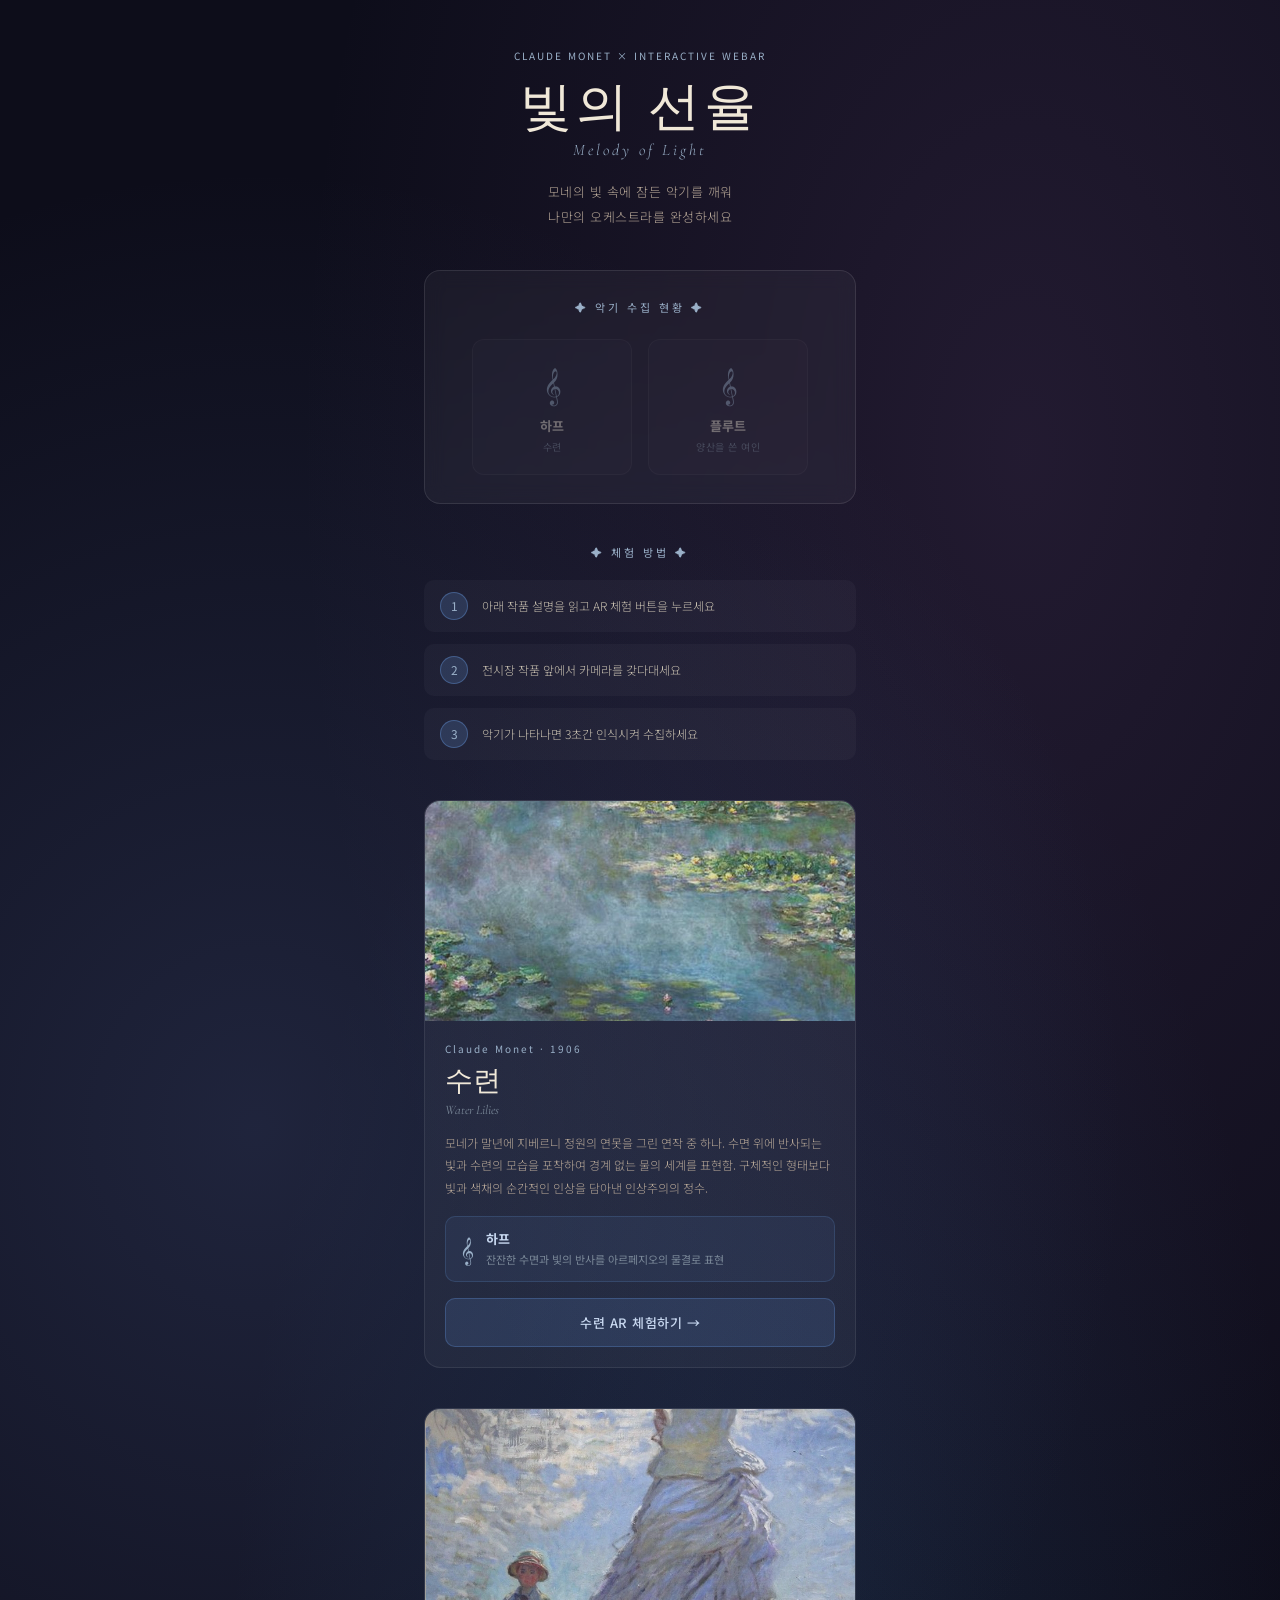
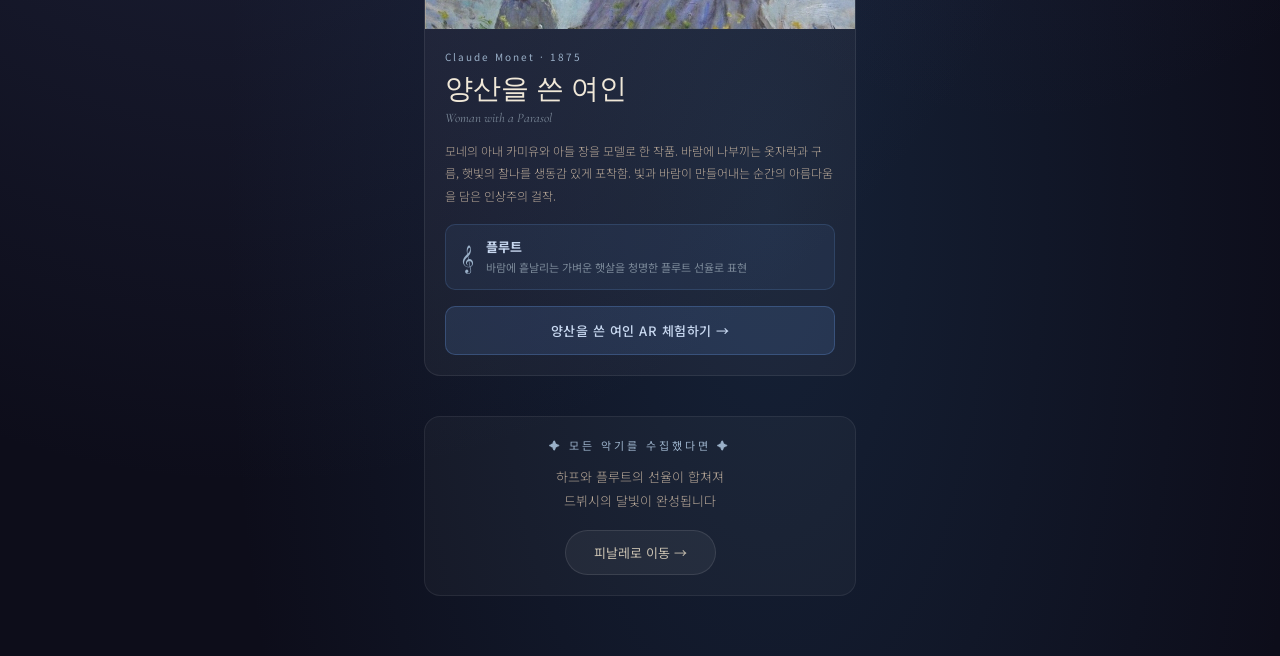
<file: index.html>
<!DOCTYPE html>
<html lang="ko">
<head>
  <meta charset="UTF-8">
  <meta name="viewport" content="width=device-width, initial-scale=1.0">
  <title>빛의 선율 - Melody of Light</title>
  <link rel="stylesheet" href="css/style.css">
</head>
<body class="main-page">

  <div class="main-container">

    <!-- 헤더 -->
    <div class="header">
      <p class="tag">Claude Monet × Interactive webAR</p>
      <h1 class="title">빛의 선율</h1>
      <p class="subtitle">Melody of Light</p>
      <p class="desc">모네의 빛 속에 잠든 악기를 깨워<br>나만의 오케스트라를 완성하세요</p>
    </div>

    <!-- 수집 현황 -->
    <div class="collection-board">
      <p class="board-label">✦ 악기 수집 현황 ✦</p>
      <div class="instruments">
        <div class="instrument-slot empty" id="slot-harp">
          <div class="slot-icon">𝄞</div>
          <p class="slot-name">하프</p>
          <p class="slot-work">수련</p>
        </div>
        <div class="instrument-slot empty" id="slot-flute">
          <div class="slot-icon">𝄞</div>
          <p class="slot-name">플루트</p>
          <p class="slot-work">양산을 쓴 여인</p>
        </div>
      </div>
    </div>

    <!-- 체험 방법 -->
    <div class="guide">
      <p class="guide-title">✦ 체험 방법 ✦</p>
      <div class="guide-steps">
        <div class="guide-step">
          <span class="step-num">1</span>
          <span class="step-text">아래 작품 설명을 읽고 AR 체험 버튼을 누르세요</span>
        </div>
        <div class="guide-step">
          <span class="step-num">2</span>
          <span class="step-text">전시장 작품 앞에서 카메라를 갖다대세요</span>
        </div>
        <div class="guide-step">
          <span class="step-num">3</span>
          <span class="step-text">악기가 나타나면 3초간 인식시켜 수집하세요</span>
        </div>
      </div>
    </div>

    <!-- 작품 1: 수련 -->
    <div class="artwork-card">
      <div class="artwork-number">01</div>
      <img src="assets/images/suryeon.jpg" alt="수련" class="artwork-image">
      <div class="artwork-content">
        <p class="artwork-year">Claude Monet · 1906</p>
        <h2 class="artwork-name">수련</h2>
        <p class="artwork-name-en">Water Lilies</p>
        <p class="artwork-desc">
          모네가 말년에 지베르니 정원의 연못을 그린 연작 중 하나. 수면 위에 반사되는 빛과 수련의 모습을 포착하여 경계 없는 물의 세계를 표현함. 구체적인 형태보다 빛과 색채의 순간적인 인상을 담아낸 인상주의의 정수.
        </p>
        <div class="artwork-instrument">
          <div class="instrument-badge">
            <span class="badge-icon">𝄞</span>
            <div>
              <p class="badge-name">하프</p>
              <p class="badge-reason">잔잔한 수면과 빛의 반사를 아르페지오의 물결로 표현</p>
            </div>
          </div>
        </div>
        <a href="suryeon.html" class="artwork-btn">
          수련 AR 체험하기 →
        </a>
      </div>
    </div>

    <!-- 작품 2: 양산을 쓴 여인 -->
    <div class="artwork-card">
      <div class="artwork-number">02</div>
      <img src="assets/images/yangsan.jpg" alt="양산을 쓴 여인" class="artwork-image">
      <div class="artwork-content">
        <p class="artwork-year">Claude Monet · 1875</p>
        <h2 class="artwork-name">양산을 쓴 여인</h2>
        <p class="artwork-name-en">Woman with a Parasol</p>
        <p class="artwork-desc">
          모네의 아내 카미유와 아들 장을 모델로 한 작품. 바람에 나부끼는 옷자락과 구름, 햇빛의 찰나를 생동감 있게 포착함. 빛과 바람이 만들어내는 순간의 아름다움을 담은 인상주의 걸작.
        </p>
        <div class="artwork-instrument">
          <div class="instrument-badge">
            <span class="badge-icon">𝄞</span>
            <div>
              <p class="badge-name">플루트</p>
              <p class="badge-reason">바람에 흩날리는 가벼운 햇살을 청명한 플루트 선율로 표현</p>
            </div>
          </div>
        </div>
        <a href="yangsan.html" class="artwork-btn">
          양산을 쓴 여인 AR 체험하기 →
        </a>
      </div>
    </div>

    <!-- 피날레 -->
    <div class="finale-section">
      <p class="finale-label">✦ 모든 악기를 수집했다면 ✦</p>
      <p class="finale-desc">하프와 플루트의 선율이 합쳐져<br>드뷔시의 달빛이 완성됩니다</p>
      <a href="finale.html" class="finale-link">피날레로 이동 →</a>
    </div>

  </div>

  <script>
    const collected = JSON.parse(localStorage.getItem('collected') || '{}');
    if (collected.harp) {
      const slot = document.getElementById('slot-harp');
      slot.classList.remove('empty');
      slot.classList.add('collected');
    }
    if (collected.flute) {
      const slot = document.getElementById('slot-flute');
      slot.classList.remove('empty');
      slot.classList.add('collected');
    }
  </script>

</body>
</html>
</file>
<file: css/style.css>
/* ── 전체 기본 ── */
@import url('https://fonts.googleapis.com/css2?family=Noto+Sans+KR:wght@300;400;700&family=Cormorant+Garamond:ital,wght@0,300;0,600;1,300&display=swap');

* {
  margin: 0;
  padding: 0;
  box-sizing: border-box;
}

body {
  font-family: 'Noto Sans KR', sans-serif;
  background-color: #0d0d1a;
  color: #e8e0d0;
  min-height: 100vh;
}

/* ── 메인 페이지 배경 ── */
.main-page {
  background:
    radial-gradient(ellipse at 20% 50%, rgba(74, 90, 140, 0.3) 0%, transparent 60%),
    radial-gradient(ellipse at 80% 20%, rgba(120, 80, 140, 0.2) 0%, transparent 50%),
    radial-gradient(ellipse at 60% 80%, rgba(40, 80, 120, 0.3) 0%, transparent 50%),
    #0d0d1a;
}

.main-container {
  max-width: 480px;
  margin: 0 auto;
  padding: 48px 24px 60px;
  display: flex;
  flex-direction: column;
  gap: 40px;
}

/* ── 헤더 ── */
.header {
  text-align: center;
}

.tag {
  font-size: 10px;
  letter-spacing: 2px;
  color: #9ab0c8;
  margin-bottom: 16px;
  text-transform: uppercase;
}

.title {
  font-family: 'Cormorant Garamond', serif;
  font-size: 52px;
  font-weight: 300;
  color: #f0e8d8;
  letter-spacing: 4px;
  line-height: 1.1;
  margin-bottom: 4px;
}

.subtitle {
  font-family: 'Cormorant Garamond', serif;
  font-size: 16px;
  font-weight: 300;
  font-style: italic;
  color: #9ab0c8;
  letter-spacing: 3px;
  margin-bottom: 20px;
}

.desc {
  font-size: 13px;
  font-weight: 300;
  color: #b8a898;
  line-height: 1.9;
  letter-spacing: 0.5px;
}

/* ── 수집 현황 보드 ── */
.collection-board {
  background: rgba(255, 255, 255, 0.04);
  border: 1px solid rgba(255, 255, 255, 0.1);
  border-radius: 16px;
  padding: 28px 20px;
  backdrop-filter: blur(10px);
}

.board-label {
  text-align: center;
  font-size: 11px;
  letter-spacing: 3px;
  color: #9ab0c8;
  margin-bottom: 24px;
}

.instruments {
  display: flex;
  gap: 16px;
  justify-content: center;
}

.instrument-slot {
  flex: 1;
  max-width: 160px;
  background: rgba(255, 255, 255, 0.03);
  border: 1px solid rgba(255, 255, 255, 0.08);
  border-radius: 12px;
  padding: 20px 12px;
  text-align: center;
  transition: all 0.4s ease;
}

.instrument-slot.empty {
  opacity: 0.4;
}

.instrument-slot.collected {
  opacity: 1;
  border-color: rgba(160, 200, 255, 0.4);
  background: rgba(100, 150, 220, 0.1);
  box-shadow: 0 0 20px rgba(100, 150, 220, 0.15);
}

.slot-icon {
  font-size: 32px;
  margin-bottom: 10px;
  color: #9ab0c8;
}

.slot-name {
  font-size: 13px;
  font-weight: 700;
  color: #e8e0d0;
  margin-bottom: 4px;
}

.slot-work {
  font-size: 10px;
  color: #7a8898;
  letter-spacing: 0.5px;
}

/* ── 체험 안내 ── */
.guide {
  text-align: center;
}

.guide-title {
  font-size: 11px;
  letter-spacing: 3px;
  color: #9ab0c8;
  margin-bottom: 20px;
}

.guide-steps {
  display: flex;
  flex-direction: column;
  gap: 12px;
}

.guide-step {
  display: flex;
  align-items: center;
  gap: 14px;
  background: rgba(255, 255, 255, 0.03);
  border-radius: 10px;
  padding: 12px 16px;
  text-align: left;
}

.step-num {
  width: 28px;
  height: 28px;
  border-radius: 50%;
  background: rgba(100, 150, 220, 0.2);
  border: 1px solid rgba(100, 150, 220, 0.4);
  color: #9ab0c8;
  font-size: 12px;
  display: flex;
  align-items: center;
  justify-content: center;
  flex-shrink: 0;
}

.step-text {
  font-size: 12px;
  font-weight: 300;
  color: #c8c0b0;
  line-height: 1.5;
}

/* ── 작품 바로가기 버튼 ── */
.artwork-links {
  display: flex;
  flex-direction: column;
  gap: 12px;
}

.artwork-btn {
  display: flex;
  align-items: center;
  gap: 12px;
  padding: 16px 20px;
  background: rgba(255, 255, 255, 0.04);
  border: 1px solid rgba(255, 255, 255, 0.1);
  border-radius: 12px;
  text-decoration: none;
  color: #e8e0d0;
  transition: all 0.3s ease;
}

.artwork-btn:hover {
  background: rgba(100, 150, 220, 0.1);
  border-color: rgba(100, 150, 220, 0.3);
  transform: translateY(-2px);
}

.btn-icon {
  font-size: 20px;
}

.btn-text {
  font-size: 13px;
  font-weight: 300;
  letter-spacing: 0.5px;
}
/* ── AR 페이지 ── */
.ar-page {
  background: #000;
  overflow: hidden;
}

.ar-overlay {
  position: fixed;
  top: 0;
  left: 0;
  width: 100%;
  height: 100%;
  pointer-events: none;
  z-index: 999;
}

/* 상단 바 */
.ar-top-bar {
  position: absolute;
  top: 0;
  left: 0;
  right: 0;
  padding: 16px 20px;
  display: flex;
  align-items: center;
  justify-content: space-between;
  background: linear-gradient(to bottom, rgba(0,0,0,0.6), transparent);
  pointer-events: all;
}

.back-btn {
  color: #e8e0d0;
  text-decoration: none;
  font-size: 20px;
  width: 36px;
  height: 36px;
  display: flex;
  align-items: center;
  justify-content: center;
  background: rgba(255,255,255,0.1);
  border-radius: 50%;
  backdrop-filter: blur(4px);
}

.collect-status {
  display: flex;
  gap: 10px;
}

.collect-dot {
  font-size: 18px;
  color: #555;
  transition: all 0.4s ease;
}

/* 하단 작품 정보 */
.artwork-info {
  position: absolute;
  bottom: 40px;
  left: 0;
  right: 0;
  text-align: center;
  padding: 0 24px;
  pointer-events: none;
}

.artwork-tag {
  font-size: 10px;
  letter-spacing: 2px;
  color: #9ab0c8;
  margin-bottom: 6px;
}

.artwork-title {
  font-family: 'Cormorant Garamond', serif;
  font-size: 28px;
  font-weight: 300;
  color: #f0e8d8;
  margin-bottom: 10px;
}

.artwork-hint {
  font-size: 11px;
  color: #b8a898;
  letter-spacing: 1px;
  animation: pulse 2s infinite;
}

@keyframes pulse {
  0%, 100% { opacity: 1; }
  50% { opacity: 0.4; }
}

/* 수집 완료 팝업 */
.collect-popup {
  position: absolute;
  top: 0;
  left: 0;
  width: 100%;
  height: 100%;
  background: rgba(0,0,0,0.7);
  display: flex;
  align-items: center;
  justify-content: center;
  opacity: 0;
  pointer-events: none;
  transition: opacity 0.5s ease;
  backdrop-filter: blur(4px);
}

.collect-popup.show {
  opacity: 1;
  pointer-events: all;
}

.popup-inner {
  background: rgba(20, 20, 40, 0.95);
  border: 1px solid rgba(255,255,255,0.1);
  border-radius: 20px;
  padding: 36px 28px;
  text-align: center;
  max-width: 300px;
  width: 90%;
}

.popup-icon {
  font-size: 48px;
  color: #9ab0c8;
  margin-bottom: 16px;
}

.popup-title {
  font-size: 16px;
  font-weight: 700;
  color: #f0e8d8;
  margin-bottom: 10px;
}

.popup-desc {
  font-size: 12px;
  font-weight: 300;
  color: #b8a898;
  line-height: 1.8;
  margin-bottom: 24px;
}

.popup-buttons {
  display: flex;
  flex-direction: column;
  gap: 10px;
}

.popup-btn {
  padding: 12px 20px;
  border-radius: 10px;
  text-decoration: none;
  font-size: 13px;
  font-weight: 500;
  transition: all 0.3s ease;
  text-align: center;
}

.popup-btn.primary {
  background: rgba(100, 150, 220, 0.3);
  border: 1px solid rgba(100, 150, 220, 0.5);
  color: #c8d8f0;
}

.popup-btn.secondary {
  background: rgba(255,255,255,0.05);
  border: 1px solid rgba(255,255,255,0.1);
  color: #888;
}

/* ── 피날레 페이지 ── */
.finale-page {
  background:
    radial-gradient(ellipse at 30% 40%, rgba(100, 120, 180, 0.3) 0%, transparent 60%),
    radial-gradient(ellipse at 70% 70%, rgba(140, 100, 160, 0.2) 0%, transparent 50%),
    #0a0a18;
  min-height: 100vh;
}

.finale-container {
  max-width: 480px;
  margin: 0 auto;
  padding: 60px 24px;
  display: flex;
  flex-direction: column;
  align-items: center;
  gap: 40px;
}

.finale-header {
  text-align: center;
}

.finale-title {
  font-family: 'Cormorant Garamond', serif;
  font-size: 36px;
  font-weight: 300;
  color: #f0e8d8;
  line-height: 1.3;
  margin-bottom: 8px;
}

.finale-subtitle {
  font-family: 'Cormorant Garamond', serif;
  font-size: 14px;
  font-style: italic;
  color: #9ab0c8;
  letter-spacing: 2px;
}

/* 악기 슬롯 */
.finale-instruments {
  display: flex;
  align-items: center;
  gap: 16px;
}

.finale-slot {
  background: rgba(255,255,255,0.03);
  border: 1px solid rgba(255,255,255,0.08);
  border-radius: 14px;
  padding: 20px 16px;
  text-align: center;
  width: 120px;
  opacity: 0.3;
  transition: all 0.6s ease;
}

.finale-slot.collected {
  opacity: 1;
  border-color: rgba(160, 200, 255, 0.4);
  background: rgba(100, 150, 220, 0.1);
  box-shadow: 0 0 24px rgba(100, 150, 220, 0.2);
}

.finale-icon {
  font-size: 28px;
  color: #9ab0c8;
  margin-bottom: 8px;
}

.finale-name {
  font-size: 13px;
  font-weight: 700;
  color: #e8e0d0;
  margin-bottom: 4px;
}

.finale-work {
  font-size: 9px;
  color: #7a8898;
  letter-spacing: 0.5px;
}

.finale-plus {
  font-size: 24px;
  color: #555;
}

/* 뮤직 플레이어 */
.music-player {
  width: 100%;
  background: rgba(255,255,255,0.04);
  border: 1px solid rgba(255,255,255,0.08);
  border-radius: 16px;
  padding: 28px 20px;
  text-align: center;
}

.player-visual {
  display: flex;
  align-items: flex-end;
  justify-content: center;
  gap: 4px;
  height: 48px;
  margin-bottom: 16px;
}

.wave-bar {
  width: 4px;
  background: rgba(100, 150, 220, 0.3);
  border-radius: 2px;
  height: 8px;
  transition: height 0.3s ease;
}

.player-visual.playing .wave-bar:nth-child(1) { animation: wave 1.2s ease-in-out infinite; }
.player-visual.playing .wave-bar:nth-child(2) { animation: wave 1.2s ease-in-out infinite 0.1s; }
.player-visual.playing .wave-bar:nth-child(3) { animation: wave 1.2s ease-in-out infinite 0.2s; }
.player-visual.playing .wave-bar:nth-child(4) { animation: wave 1.2s ease-in-out infinite 0.3s; }
.player-visual.playing .wave-bar:nth-child(5) { animation: wave 1.2s ease-in-out infinite 0.2s; }
.player-visual.playing .wave-bar:nth-child(6) { animation: wave 1.2s ease-in-out infinite 0.1s; }
.player-visual.playing .wave-bar:nth-child(7) { animation: wave 1.2s ease-in-out infinite 0s; }

@keyframes wave {
  0%, 100% { height: 8px; background: rgba(100, 150, 220, 0.3); }
  50% { height: 40px; background: rgba(100, 150, 220, 0.8); }
}

.player-title {
  font-size: 12px;
  color: #9ab0c8;
  letter-spacing: 1px;
  margin-bottom: 16px;
}

.play-btn {
  background: rgba(100, 150, 220, 0.2);
  border: 1px solid rgba(100, 150, 220, 0.4);
  color: #c8d8f0;
  padding: 12px 32px;
  border-radius: 30px;
  font-size: 13px;
  font-family: 'Noto Sans KR', sans-serif;
  cursor: pointer;
  transition: all 0.3s ease;
}

.play-btn:hover {
  background: rgba(100, 150, 220, 0.35);
  transform: translateY(-1px);
}

/* 인증샷 */
.share-section {
  text-align: center;
}

.share-desc {
  font-size: 12px;
  color: #7a8898;
  line-height: 1.8;
  margin-bottom: 16px;
}

.share-btn {
  background: rgba(255,255,255,0.06);
  border: 1px solid rgba(255,255,255,0.12);
  color: #c8c0b0;
  padding: 12px 28px;
  border-radius: 30px;
  font-size: 13px;
  font-family: 'Noto Sans KR', sans-serif;
  cursor: pointer;
  transition: all 0.3s ease;
}

.share-btn:hover {
  background: rgba(255,255,255,0.1);
  transform: translateY(-1px);
}

/* 다시하기 */
.restart-btn {
  font-size: 12px;
  color: #555;
  text-decoration: none;
  letter-spacing: 1px;
  transition: color 0.3s ease;
}

.restart-btn:hover {
  color: #9ab0c8;
}

.collect-trigger {
  position: absolute;
 .collect-trigger {
  position: fixed;
  bottom: 100px;
  left: 50%;
  transform: translateX(-50%);
  background: rgba(100, 150, 220, 0.2);
  border: 1px solid rgba(100, 150, 220, 0.5);
  color: #c8d8f0;
  padding: 14px 32px;
  border-radius: 30px;
  font-size: 14px;
  font-family: 'Noto Sans KR', sans-serif;
  cursor: pointer;
  pointer-events: all;
  z-index: 9999;
  animation: pulse 2s infinite;
}
  left: 50%;
  transform: translateX(-50%);
  background: rgba(100, 150, 220, 0.2);
  border: 1px solid rgba(100, 150, 220, 0.5);
  color: #c8d8f0;
  padding: 14px 32px;
  border-radius: 30px;
  font-size: 14px;
  font-family: 'Noto Sans KR', sans-serif;
  cursor: pointer;
  pointer-events: all;
  animation: pulse 2s infinite;
}
.start-screen {
  position: fixed;
  top: 0; left: 0;
  width: 100%; height: 100%;
  background: rgba(10, 10, 24, 0.92);
  display: flex;
  align-items: center;
  justify-content: center;
  z-index: 99999;
  cursor: pointer;
  pointer-events: all;
}
.start-inner { text-align: center; }
.start-subtitle {
  font-size: 11px;
  letter-spacing: 2px;
  color: #9ab0c8;
  margin-bottom: 8px;
}
.start-title {
  font-family: 'Cormorant Garamond', serif;
  font-size: 36px;
  font-weight: 300;
  color: #f0e8d8;
  margin-bottom: 24px;
}
.start-desc {
  font-size: 12px;
  color: #9ab0c8;
  animation: pulse 2s infinite;
}
/* ── 작품 카드 ── */
.artwork-card {
  background: rgba(255, 255, 255, 0.04);
  border: 1px solid rgba(255, 255, 255, 0.08);
  border-radius: 16px;
  overflow: hidden;
  position: relative;
}

.artwork-number {
  position: absolute;
  top: 16px;
  left: 16px;
  font-family: 'Cormorant Garamond', serif;
  font-size: 48px;
  font-weight: 300;
  color: rgba(255, 255, 255, 0.08);
  line-height: 1;
  z-index: 1;
}

.artwork-image {
  width: 100%;
  height: 220px;
  object-fit: cover;
  display: block;
  opacity: 0.85;
}

.artwork-content {
  padding: 20px;
}

.artwork-year {
  font-size: 10px;
  letter-spacing: 2px;
  color: #9ab0c8;
  margin-bottom: 6px;
}

.artwork-name {
  font-family: 'Cormorant Garamond', serif;
  font-size: 28px;
  font-weight: 300;
  color: #f0e8d8;
  margin-bottom: 2px;
}

.artwork-name-en {
  font-family: 'Cormorant Garamond', serif;
  font-size: 13px;
  font-style: italic;
  color: #7a8898;
  margin-bottom: 14px;
}

.artwork-desc {
  font-size: 12px;
  font-weight: 300;
  color: #b8a898;
  line-height: 1.9;
  margin-bottom: 16px;
}

.artwork-instrument {
  margin-bottom: 16px;
}

.instrument-badge {
  display: flex;
  align-items: flex-start;
  gap: 12px;
  background: rgba(100, 150, 220, 0.08);
  border: 1px solid rgba(100, 150, 220, 0.2);
  border-radius: 10px;
  padding: 12px 14px;
}

.badge-icon {
  font-size: 24px;
  color: #9ab0c8;
  flex-shrink: 0;
  margin-top: 2px;
}

.badge-name {
  font-size: 13px;
  font-weight: 700;
  color: #c8d8f0;
  margin-bottom: 3px;
}

.badge-reason {
  font-size: 11px;
  color: #7a8898;
  line-height: 1.6;
}

.artwork-btn {
  display: block;
  text-align: center;
  padding: 14px;
  background: rgba(100, 150, 220, 0.15);
  border: 1px solid rgba(100, 150, 220, 0.3);
  border-radius: 10px;
  color: #c8d8f0;
  text-decoration: none;
  font-size: 13px;
  font-weight: 500;
  transition: all 0.3s ease;
  letter-spacing: 0.5px;
}

.artwork-btn:hover {
  background: rgba(100, 150, 220, 0.25);
  transform: translateY(-2px);
}

/* ── 피날레 섹션 ── */
.finale-section {
  text-align: center;
  padding: 20px;
  background: rgba(255, 255, 255, 0.03);
  border: 1px solid rgba(255, 255, 255, 0.07);
  border-radius: 16px;
}

.finale-label {
  font-size: 11px;
  letter-spacing: 3px;
  color: #9ab0c8;
  margin-bottom: 12px;
}

.finale-desc {
  font-size: 13px;
  font-weight: 300;
  color: #b8a898;
  line-height: 1.9;
  margin-bottom: 16px;
}

.finale-link {
  display: inline-block;
  padding: 12px 28px;
  background: rgba(255, 255, 255, 0.05);
  border: 1px solid rgba(255, 255, 255, 0.1);
  border-radius: 30px;
  color: #c8c0b0;
  text-decoration: none;
  font-size: 13px;
  transition: all 0.3s ease;
}

.finale-link:hover {
  background: rgba(255, 255, 255, 0.1);
  transform: translateY(-2px);
}
</file>
